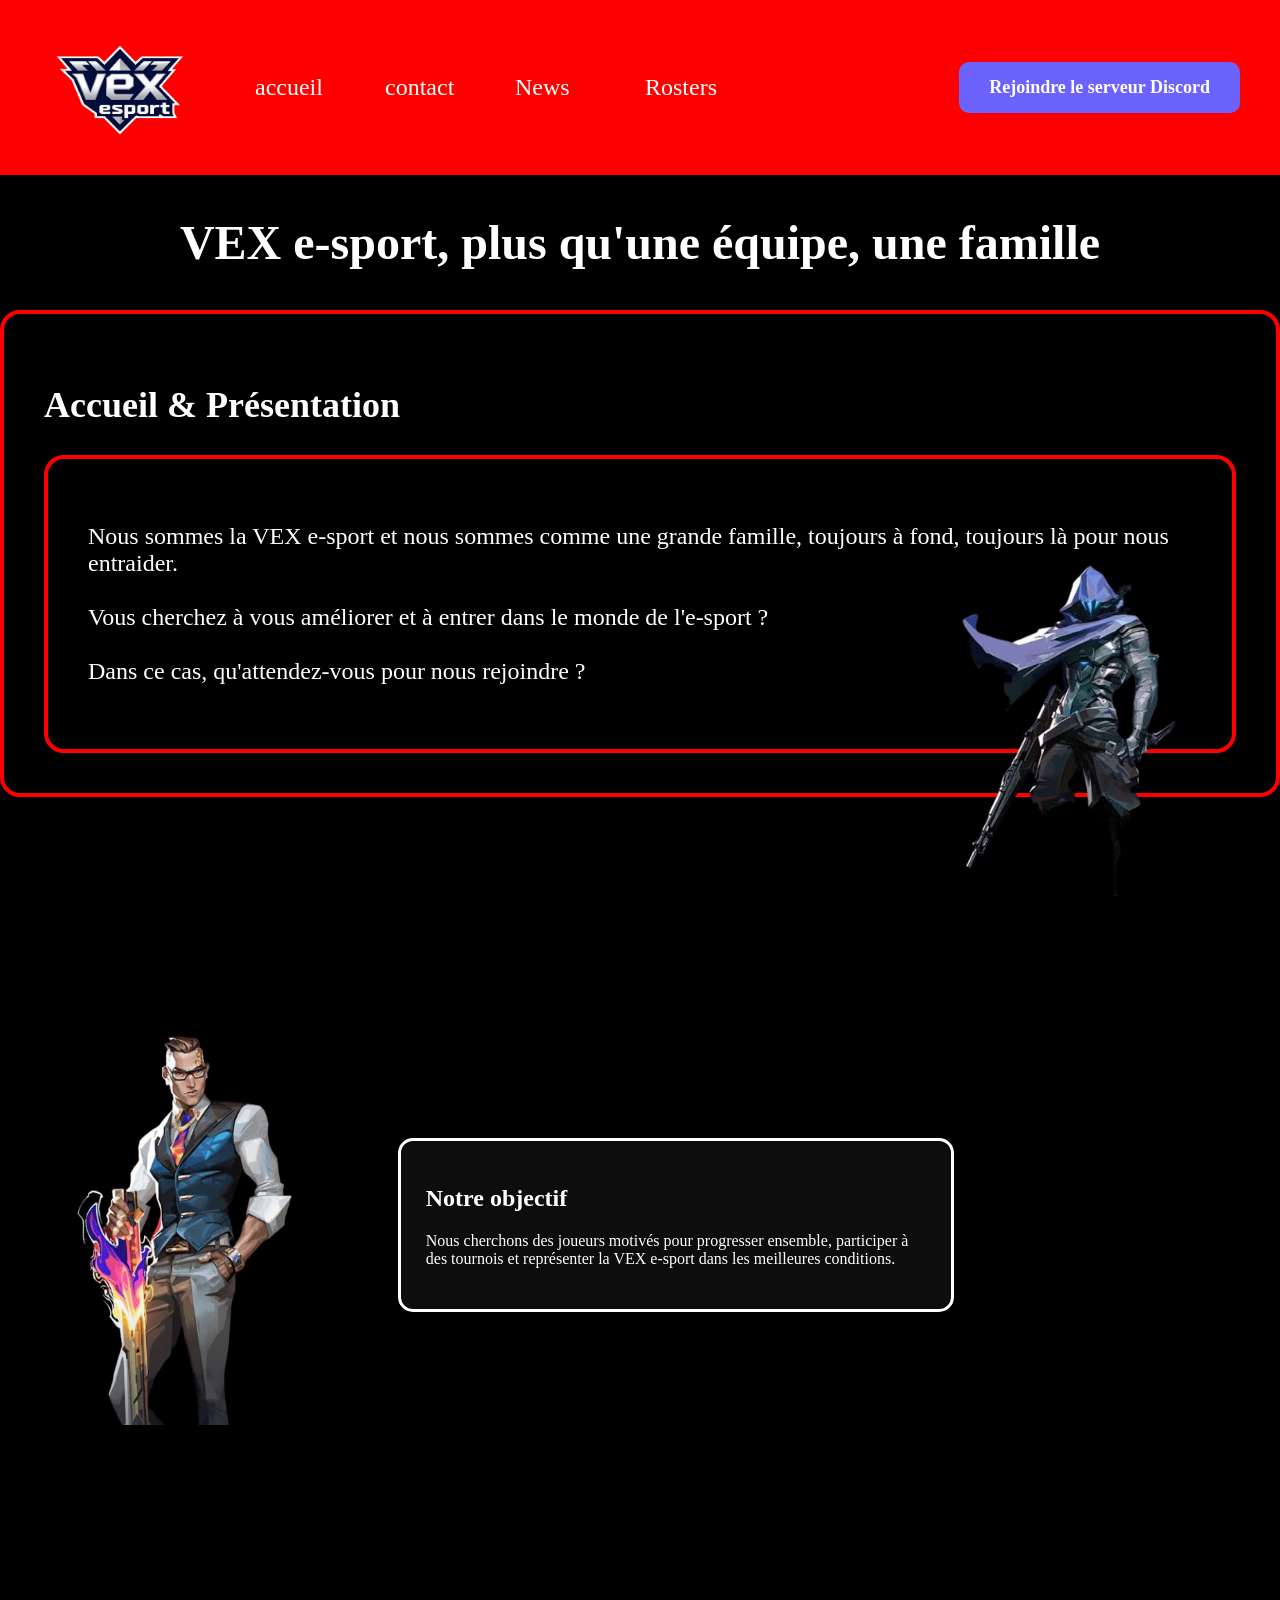
<file: index.html>
<!DOCTYPE html>
<html lang="fr">

<head>
    <meta charset="UTF-8">
    <meta name="viewport" content="width=device-width, initial-scale=1.0">
    <title>VEX e-sport</title>

    <link rel="stylesheet" href="./css/styles.css">
    <link rel="icon" href="./images/logo.png">
</head>

<body class="roster-page">

    <!-- Accueil -->
    <section class="top-page">

        <header>
            <img src="./images/logo.png" alt="Logo VEX">
            <input type="checkbox" id="menu-toggle">
            <label for="menu-toggle" class="menu-icon">&#9776;</label>
            <nav class="navigation">
                <ul>
                    <li><a href="index.html">accueil</li>
                    <li><a href="./contact.html">contact</li>
                    <li><a href="news.html">News</a></li>
                    <li><a href="./rosters-PC.html">Rosters</a></li>
                </ul>
            </nav>

            <a href="https://discord.gg/KvtreXWSqN" class="btn">
                Rejoindre le serveur Discord
            </a>
        </header>

        <div class="landing-page">
            <h1>VEX e-sport, plus qu'une équipe, une famille</h1>
        </div>

        <div class="news1">
            <div class="cadre">
                <h2>Accueil & Présentation</h2>
                <div class="cadre">
                

                    <p>
                        Nous sommes la VEX e-sport et nous sommes comme une grande
                        famille, toujours à fond, toujours là pour nous entraider.
                        <br><br>

                        Vous cherchez à vous améliorer et à entrer dans le monde
                        de l'e-sport ?
                        <br><br>

                        Dans ce cas, qu'attendez-vous pour nous rejoindre ?
                    </p>
                </div>
            </div>
        </div>

        <div class="omen">
            <img src="./images/omen.png" alt="Omen">
        </div>

    </section>

    <!-- Deuxième partie -->

    <section class="chamber-section">

        <div class="chamber">

            <img src="./images/chamber.png" alt="Chamber">

            <div class="texte-chamber">

                <h2>Notre objectif</h2>

                <p>
                    Nous cherchons des joueurs motivés pour progresser
                    ensemble, participer à des tournois et représenter
                    la VEX e-sport dans les meilleures conditions.
                </p>

            </div>

        </div>

    </section>

</body>

</html>
</file>
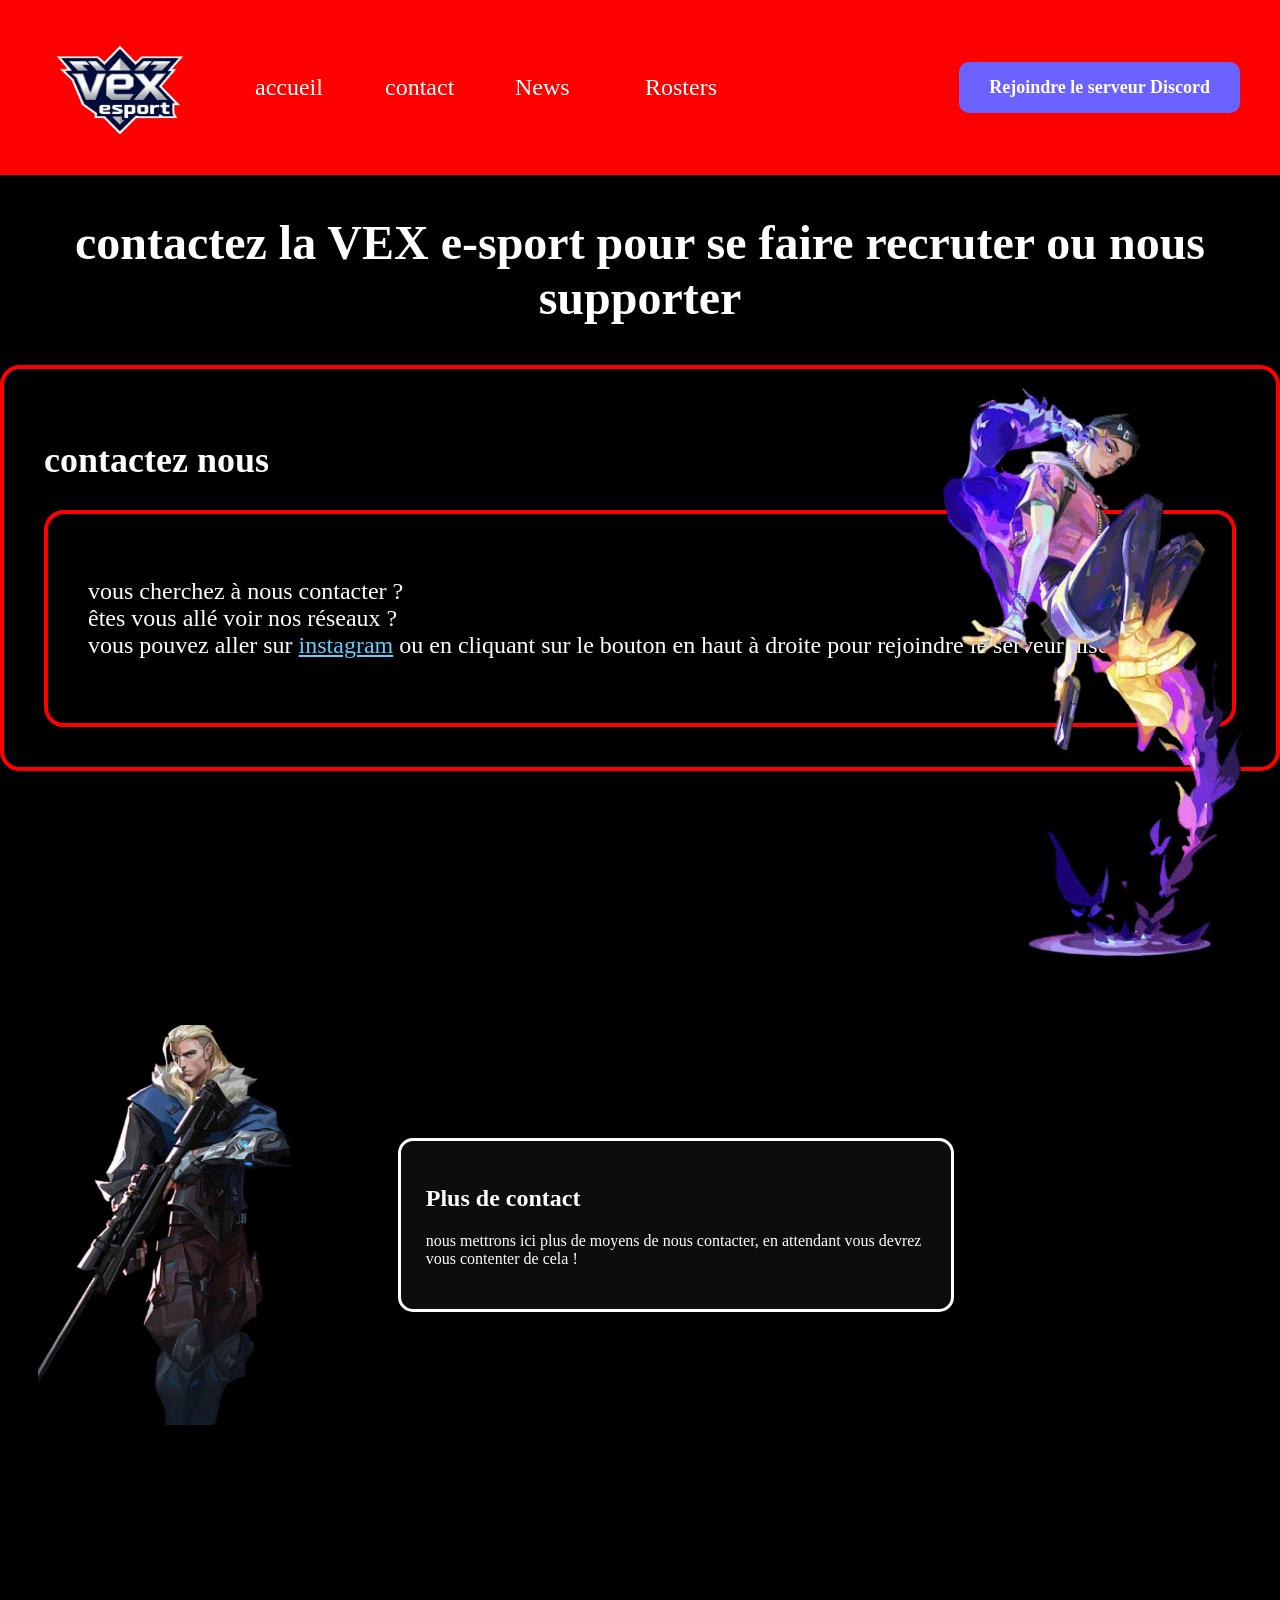
<file: contact.html>
<!DOCTYPE html>
<html lang="fr">

<head>
    <meta charset="UTF-8">
    <meta name="viewport" content="width=device-width, initial-scale=1.0">
    <title>VEX e-sport</title>

    <link rel="stylesheet" href="./css/styles.css">
    <link rel="icon" href="./images/logo.png">
</head>

<body>

    <!-- Accueil -->
    <section class="top-page">

        <header>
            <img src="./images/logo.png" alt="Logo VEX">
            <input type="checkbox" id="menu-toggle">
            <label for="menu-toggle" class="menu-icon">&#9776;</label>
            <nav class="navigation">
                <ul>
                    <li><a href="index.html">accueil</li>
                    <li><a href="./contact.html">contact</li>
                    <li><a href="news.html">News</a></li>
                    <li><a href="./rosters-PC.html">Rosters</a></li>
                </ul>
            </nav>

            <a href="https://discord.gg/KvtreXWSqN" class="btn">
                Rejoindre le serveur Discord
            </a>
        </header>

        <div class="landing-page">
            <h1>contactez la VEX e-sport pour se faire recruter ou nous supporter</h1>
        </div>

        <div class="news1">
            <div class="cadre">
                <h2>contactez nous</h2>
                <div class="cadre">


                    <p>vous cherchez à nous contacter ?<br>
                        êtes vous allé voir nos réseaux ? <br>
                        vous pouvez aller sur <a href="https://www.instagram.com/vex_esport_officiel/">instagram</a>
                        ou en cliquant sur le bouton en haut à droite pour rejoindre le serveur discord
                    </p>
                </div>
            </div>
        </div>

        <div class="clove">
            <img src="./images/clove.png" alt="clove">
        </div>

    </section>

    <!-- Deuxième partie -->

    <section class="chamber-section">

        <div class="chamber">

            <img src="./images/sova.png" alt="sova">

            <div class="texte-chamber">

                <h2>Plus de contact</h2>

                <p>
                    nous mettrons ici plus de moyens de nous contacter, en attendant vous devrez vous contenter de cela !
                </p>

            </div>

        </div>

    </section>

</body>

</html>
</file>
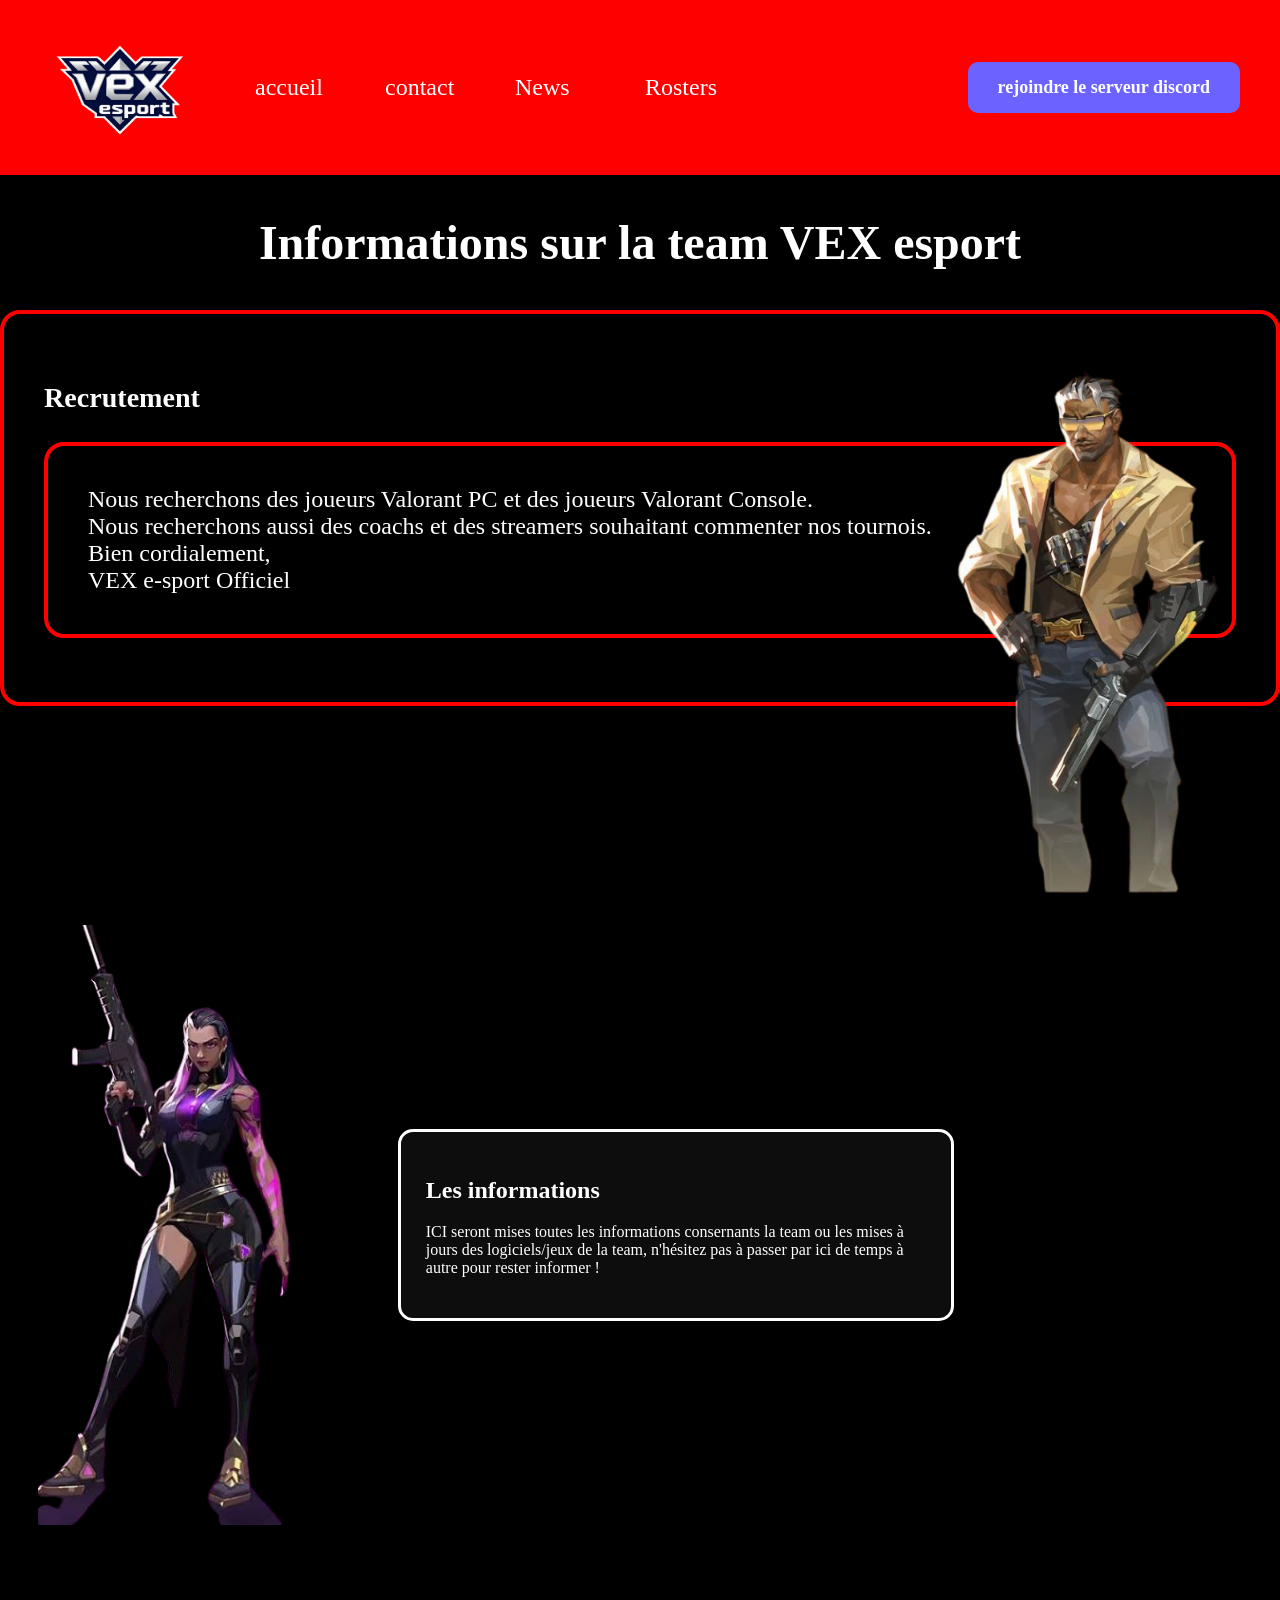
<file: news.html>
<!DOCTYPE html>
<html lang="fr">

<head>
    <meta charset="UTF-8">
    <meta name="viewport" content="width=device-width, initial-scale=1.0">
    <title>VEX esport</title>
    <link rel="stylesheet" href="./css/styles.css">
    <link rel="icon" type="image/x-icon" href="./images/logo.png">
</head>

<body>
    <section class="top-page">
        <header>
            <img src="./images/logo.png" alt="logo de VEX esport">
            <input type="checkbox" id="menu-toggle">
            <label for="menu-toggle" class="menu-icon">&#9776;</label>
            <nav class="navigation">
                <ul>
                    <li><a href="index.html">accueil</li>
                    <li><a href="./contact.html">contact</li>
                    <li><a href="news.html">News</a></li>
                    <li><a href="./rosters-PC.html">Rosters</a></li>
                </ul>
            </nav>
            <a href="https://discord.gg/KvtreXWSqN" class="btn">rejoindre le serveur discord</a>
        </header>

        <div class="landing-page">
            <h1>Informations sur la team VEX esport</h1>
        </div>

        <div class="news1">
            <div class="cadre">
                <h3>Recrutement</h3>
        
                <p class="cadre">
                    Nous recherchons des joueurs Valorant PC et des joueurs Valorant Console.<br>
                    Nous recherchons aussi des coachs et des streamers souhaitant commenter nos tournois.<br>
                    Bien cordialement,<br>
                    VEX e-sport Officiel
                </p>
            </div>
                <div class=tejo>
                    <img src="./images/tejo.png" alt="tejo">
                </div>
        </div> <!-- fermeture de news1 -->
    </section>
        <section class="chamber-section">
        
            <div class="chamber">
        
                <img src="./images/reyna.png" alt="reyna">
        
                <div class="texte-chamber">
        
                    <h2>Les informations</h2>
        
                    <p>
                        ICI seront mises toutes les informations consernants la team ou les mises à jours des logiciels/jeux de la team, n'hésitez pas à passer par ici de temps à autre pour rester informer !
                    </p>
        
                </div>
        
            </div>
        
        </section>
</body>

</html>
</file>
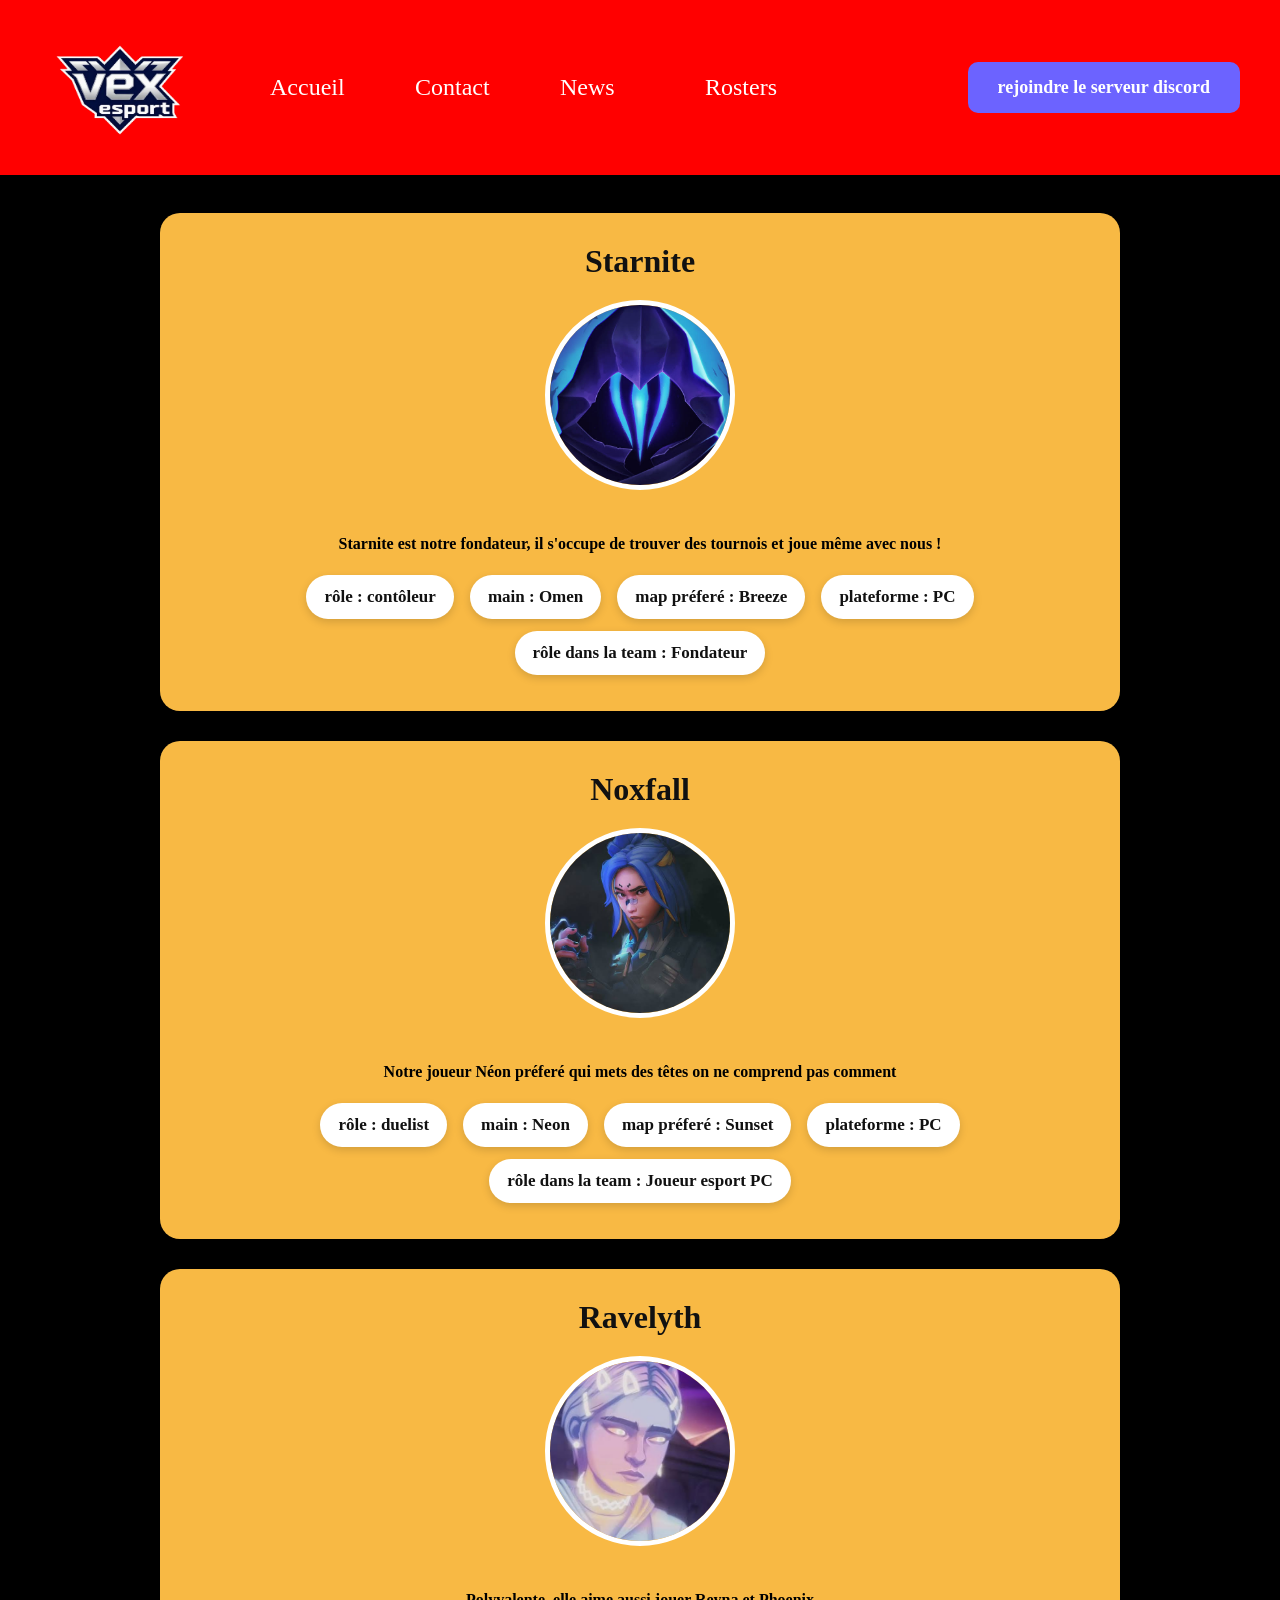
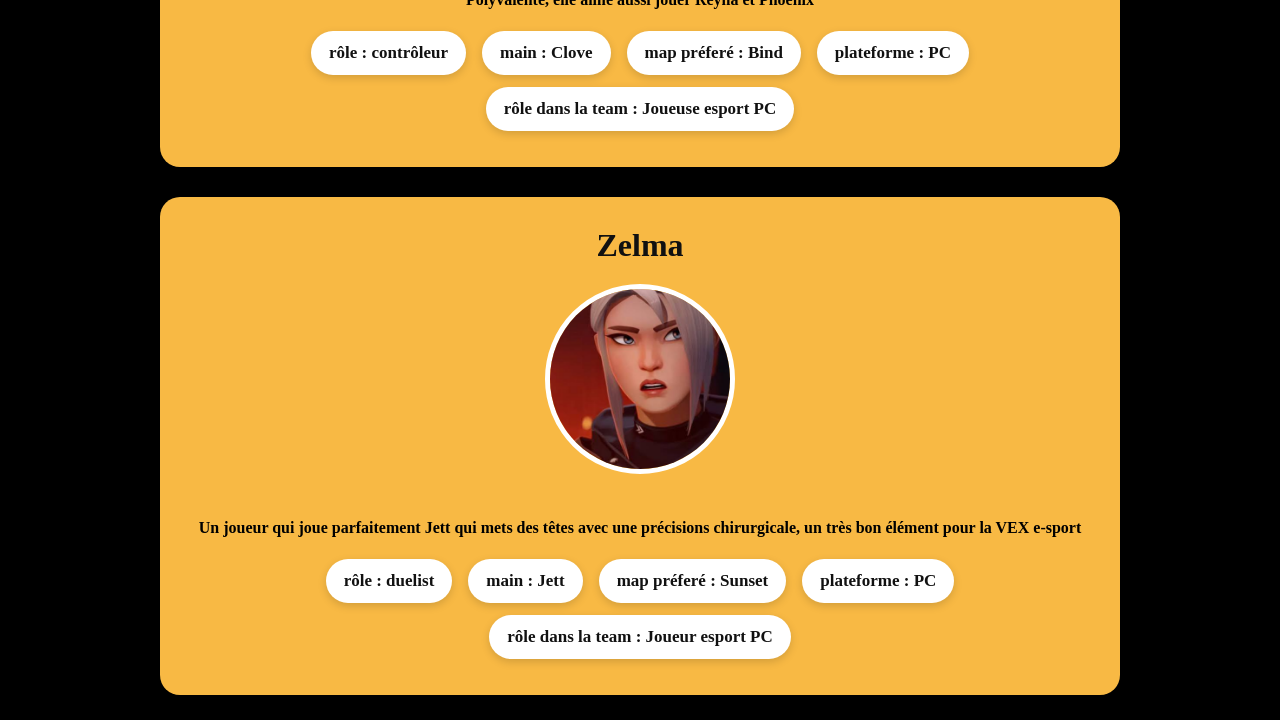
<file: rosters-PC.html>
<!DOCTYPE html>
<html lang="fr">

<head>
    <meta charset="UTF-8">
    <meta name="viewport" content="width=device-width, initial-scale=1.0">
    <title>VEX esport</title>
    <link rel="stylesheet" href="./css/roster-pc.css">
    <link rel="icon" type="image/x-icon" href="./images/logo.png">
</head>

<body>
    <section class="top-page">
        <header>
            <img src="./images/logo.png" alt="logo de VEX esport">
            <input type="checkbox" id="menu-toggle">
            <label for="menu-toggle" class="menu-icon">&#9776;</label>
            <nav class="navigation">
                <ul>
                    <li><a href="index.html">Accueil</a></li>
                    <li><a href="./contact.html">Contact</a></li>
                    <li><a href="news.html">News</a></li>
                    <li><a href="./rosters-PC.html">Rosters</a></li>
                </ul>
            </nav>
            <a href="https://discord.gg/KvtreXWSqN" class="btn">rejoindre le serveur discord</a>
        </header>
    </section>

    <div class="jjdr">

        <h1>Starnite</h1>
        <img src="./images/images.jpeg" alt="Starnite">
        <p><strong>Starnite est notre fondateur, il s'occupe de trouver des tournois et joue même avec nous !</strong></p>
        <div class="description">rôle : contôleur</div>
        <div class="description">main : Omen</div>
        <div class="description">map préferé : Breeze</div>
        <div class="description">plateforme : PC</div>
        <div class="description">rôle dans la team : Fondateur</div>

    </div>

    <div class="jjdr">
        <h1>Noxfall</h1>
        <img src="./images/images2.jpeg" alt="Noxfall">
        <p><strong>Notre joueur Néon préferé qui mets des têtes on ne comprend pas comment</strong></p>
        <div class="description">rôle : duelist</div>
        <div class="description">main : Neon</div>
        <div class="description">map préferé : Sunset</div>
        <div class="description">plateforme : PC</div>
        <div class="description">rôle dans la team : Joueur esport PC</div>
    </div>

    <div class="jjdr">       

        <h1>Ravelyth</h1>
        <img src="./images/images3.jpeg">
        <p><strong>Polyvalente, elle aime aussi jouer Reyna et Phoenix</strong></p>
        <div class="description">rôle : contrôleur</div>
        <div class="description">main : Clove</div>
        <div class="description">map préferé : Bind</div>
        <div class="description">plateforme : PC</div>
        <div class="description">rôle dans la team : Joueuse esport PC</div>

    </div>

    <div class="jjdr">
    
        <h1>Zelma</h1>
        <img src="./images/images4.jpeg">
        <p><strong>Un joueur qui joue parfaitement Jett qui mets des têtes avec une précisions chirurgicale, un très bon élément pour la VEX e-sport</strong></p>
        <div class="description">rôle : duelist</div>
        <div class="description">main : Jett</div>
        <div class="description">map préferé : Sunset</div>
        <div class="description">plateforme : PC</div>
        <div class="description">rôle dans la team : Joueur esport PC</div>
    
    </div>

    
</body>

</html>
</file>
<file: css/styles.css>
/* ========================= */
/* BASE */
/* ========================= */

body {
    margin: 0;
    background-color: black;
    overflow-x: hidden;
}

section.top-page {
    background-color: black;
    height: 170vh;
}

/* ========================= */
/* HEADER */
/* ========================= */

header {
    display: flex;
    align-items: center;
    padding: 20px 40px;
    background: red;
    height: 15vh;
}

header img {
    width: 160px;
    height: 200px;
}

.navigation {
    margin-left: 40px;
}

.navigation ul {
    display: flex;
    list-style: none;
    margin: 0;
    padding: 0;
}

.navigation li {
    margin: 0 15px;
    width: 100px;
    font-size: 24px;
}

.navigation a {
    color: white;
    text-decoration: none;
    transition: .3s;
}

.navigation a:hover {
    transform: scale(1.2);
}

.btn {
    margin-left: auto;

    display: inline-block;
    padding: 15px 30px;

    background: #6C63FF;
    color: white;

    text-decoration: none;
    font-size: 18px;
    font-weight: bold;

    border-radius: 10px;

    transition: .3s;
}

.btn:hover {
    background: #5548e0;
    transform: scale(1.05);
}

/* ========================= */
/* CONTENU */
/* ========================= */

.landing-page {
    color: white;
    text-align: center;
    font-size: 32px;
}

.news1 {
    color: white;
    font-size: 24px;
}

.cadre {
    border: 4px solid red;
    border-radius: 20px;
    padding: 40px;
}

/* Images déco */

.omen,
.tejo {
    position: absolute;
    right: 1cm;
    bottom: 0;
}

.omen img,
.tejo img {
    width: 300px;
}

.clove {
    position: absolute;
    right: 1cm;
    bottom: -60px;
}

.clove img {
    width: 300px;
}

/* Chamber */

.chamber-section {
    background: black;
    min-height: 10vh;
    display: flex;
    align-items: center;
    padding-left: 1cm;
}

.chamber {
    display: flex;
    align-items: center;
    gap: 60px;
    margin-top: -700px;
}

.chamber img {
    width: 300px;
}

.texte-chamber {
    width: 500px;
    padding: 25px;
    border: 3px solid white;
    border-radius: 15px;
    background: rgba(255, 255, 255, .05);
    color: white;
}

a {
    color: #66ccff;
}

/* ========================= */
/* MENU MOBILE */
/* ========================= */

#menu-toggle {
    display: none;
}

.menu-icon {
    display: none;
}

/* ========================= */
/* RESPONSIVE */
/* ========================= */

@media (max-width:768px) {

    section.top-page {
        height: auto;
    }

    header {
        height: auto;
        padding: 15px;

        display: flex;
        flex-wrap: wrap;
        align-items: center;
    }

    /* Logo */

    header img {
        width: 90px;
        height: auto;
    }

    /* Bouton Discord */

    .btn {
        margin-left: 15px;
        padding: 10px 15px;
        font-size: 14px;
    }

    /* Icône menu */

    .menu-icon {
        display: block;
        color: white;
        font-size: 35px;
        cursor: pointer;
        margin-left: auto;
    }

    /* Navigation */

    .navigation {
        display: none;
        width: 100%;
        margin-top: 20px;
    }

    .navigation ul {
        flex-direction: column;
        align-items: center;
    }

    .navigation li {
        width: auto;
        margin: 12px 0;
        font-size: 20px;
    }

    #menu-toggle:checked~.navigation {
        display: block;
    }

    /* Cache seulement les images décoratives */

    .omen,
    .tejo,
    .clove,
    .chamber img {
        display: none;
    }

    .landing-page {
        font-size: 22px;
        padding: 20px;
    }

    .news1 {
        font-size: 18px;
    }

    .cadre {
        width: 90%;
        margin: auto;
        padding: 20px;
        box-sizing: border-box;
    }

    .chamber {
        display: block;
        margin-top: 0;
    }

    .texte-chamber {
        width: auto;
    }
}
</file>
<file: css/roster-pc.css>
/* ========================= */
/* BASE DU SITE */
/* ========================= */

body {
    margin: 0 auto;
    background-color: black;
}

section.top-page {
    background-color: black;
    height: auto;
}

/* ========================= */
/* HEADER */
/* ========================= */

header {
    background-color: red;
    display: flex;
    align-items: center;
    height: 15vh;
    padding: 20px 40px;
}

header img {
    width: 160px;
    height: 200px;
}

/* ========================= */
/* NAVIGATION */
/* ========================= */

.navigation {
    margin-left: 40px;
}

nav.navigation ul {
    list-style: none;
    display: flex;
    padding: 0;
    margin: 0;
}

nav.navigation li {
    margin: 0 15px;
    margin-left: 30px;
    width: 100px;
    font-size: 24px;
}

.navigation a {
    color: white;
    text-decoration: none;
    display: inline-block;
    transition: transform 0.3s ease;
}

.navigation a:hover {
    transform: scale(1.2);
}

/* ========================= */
/* BOUTON DISCORD */
/* ========================= */

.btn {
    display: inline-block;
    padding: 15px 30px;
    margin-left: auto;

    background-color: #6C63FF;
    color: white;

    text-decoration: none;
    font-size: 18px;
    font-weight: bold;

    border: none;
    border-radius: 10px;

    cursor: pointer;
    transition: 0.3s ease;
}

.btn:hover {
    background-color: #5548e0;
    transform: scale(1.05);
    box-shadow: 0 16px 40px rgba(0, 0, 0, 0.2);
}

/* ========================= */
/* LANDING PAGE */
/* ========================= */

div.landing-page {
    color: white;
    text-align: center;
    font-size: 32px;
}

/* ========================= */
/* PAGE ROSTERS-PC */
/* ========================= */

.jjdr {
    width: calc(100% - 2cm);
    max-width: 900px;

    margin: 1cm auto 25px auto;
    padding: 30px;

    background: #f8b944;
    border-radius: 20px;

    text-align: center;

    transition: transform 0.3s ease, box-shadow 0.3s ease;
}

.jjdr:hover {
    transform: scale(1.05);
    box-shadow: 0 10px 30px rgba(255, 255, 255, 0.25);
}

.jjdr h1 {
    margin-top: 0;
    margin-bottom: 20px;
    color: #111;
}

.jjdr img {
    width: 180px;
    height: 180px;

    object-fit: cover;
    border-radius: 50%;

    border: 5px solid white;

    margin-bottom: 25px;
}

.description {
    display: inline-block;

    margin: 6px;
    padding: 12px 18px;

    background: white;
    color: #111;

    border-radius: 30px;

    font-size: 17px;
    font-weight: bold;

    box-shadow: 0 3px 8px rgba(0, 0, 0, 0.15);
}

.jjdr+.jjdr {
    margin-top: 30px;
}

/* ========================= */
/* VERSION TÉLÉPHONE */
/* ========================= */

@media screen and (max-width: 768px) {

    header {
        flex-direction: column;
        height: auto;
        padding: 20px;
        text-align: center;
    }

    header img {
        width: 100px;
        height: auto;
    }

    .navigation {
        margin: 20px 0;
    }

    .navigation ul {
        flex-direction: column;
        align-items: center;
        gap: 15px;
    }

    .navigation li {
        margin: 0;
        width: auto;
        font-size: 20px;
    }

    .btn {
        margin: 20px 0 0 0;
        width: 100%;
        max-width: 300px;
        text-align: center;
    }

    .jjdr {
        width: 90%;
        padding: 20px;
    }

    .jjdr img {
        width: 140px;
        height: 140px;
    }

    .description {
        display: block;
        margin: 10px auto;
        width: fit-content;
    }

    .landing-page {
        font-size: 24px;
        padding: 20px;
    }
}

/* ========================= */
/* MENU MOBILE */
/* ========================= */

#menu-toggle {
    display: none;
}

.menu-icon {
    display: none;
}

@media (max-width:768px) {

    header {
        display: flex;
        align-items: center;
        flex-wrap: wrap;
        padding: 15px;
        height: auto;
    }

    /* Logo toujours à gauche */
    header img {
        width: 90px;
        height: auto;
    }

    /* Bouton Discord au milieu */
    .btn {
        margin-left: 15px;
        font-size: 14px;
        padding: 10px 15px;
    }

    /* Bouton ☰ toujours à droite */
    .menu-icon {
        display: block;
        margin-left: auto;

        color: white;
        font-size: 35px;
        cursor: pointer;
    }

    /* Menu caché */
    .navigation {
        display: none;
        width: 100%;
        margin-top: 20px;
    }

    .navigation ul {
        flex-direction: column;
        align-items: center;
        gap: 15px;
    }

    .navigation li {
        width: auto;
        margin: 0;
        font-size: 20px;
    }

    /* Affiche le menu */
    #menu-toggle:checked~.navigation {
        display: block;
    }
}
</file>
